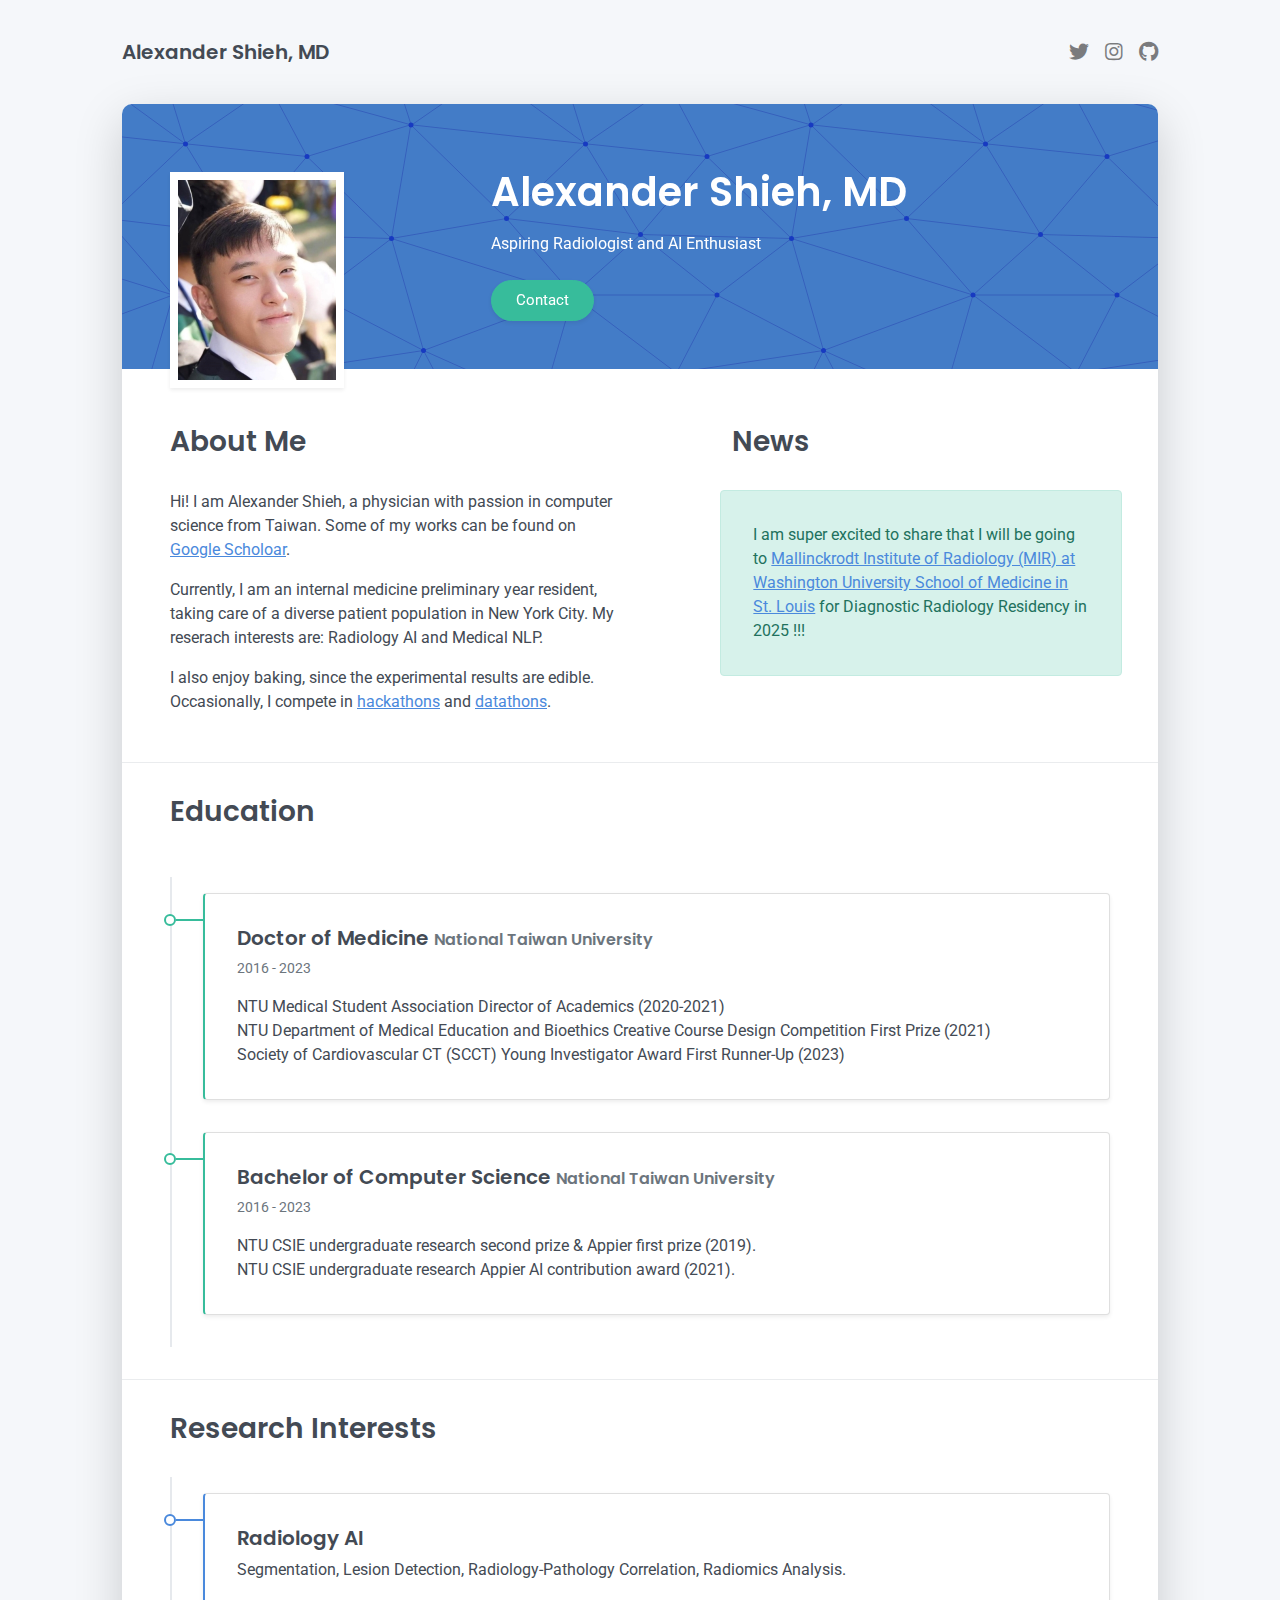
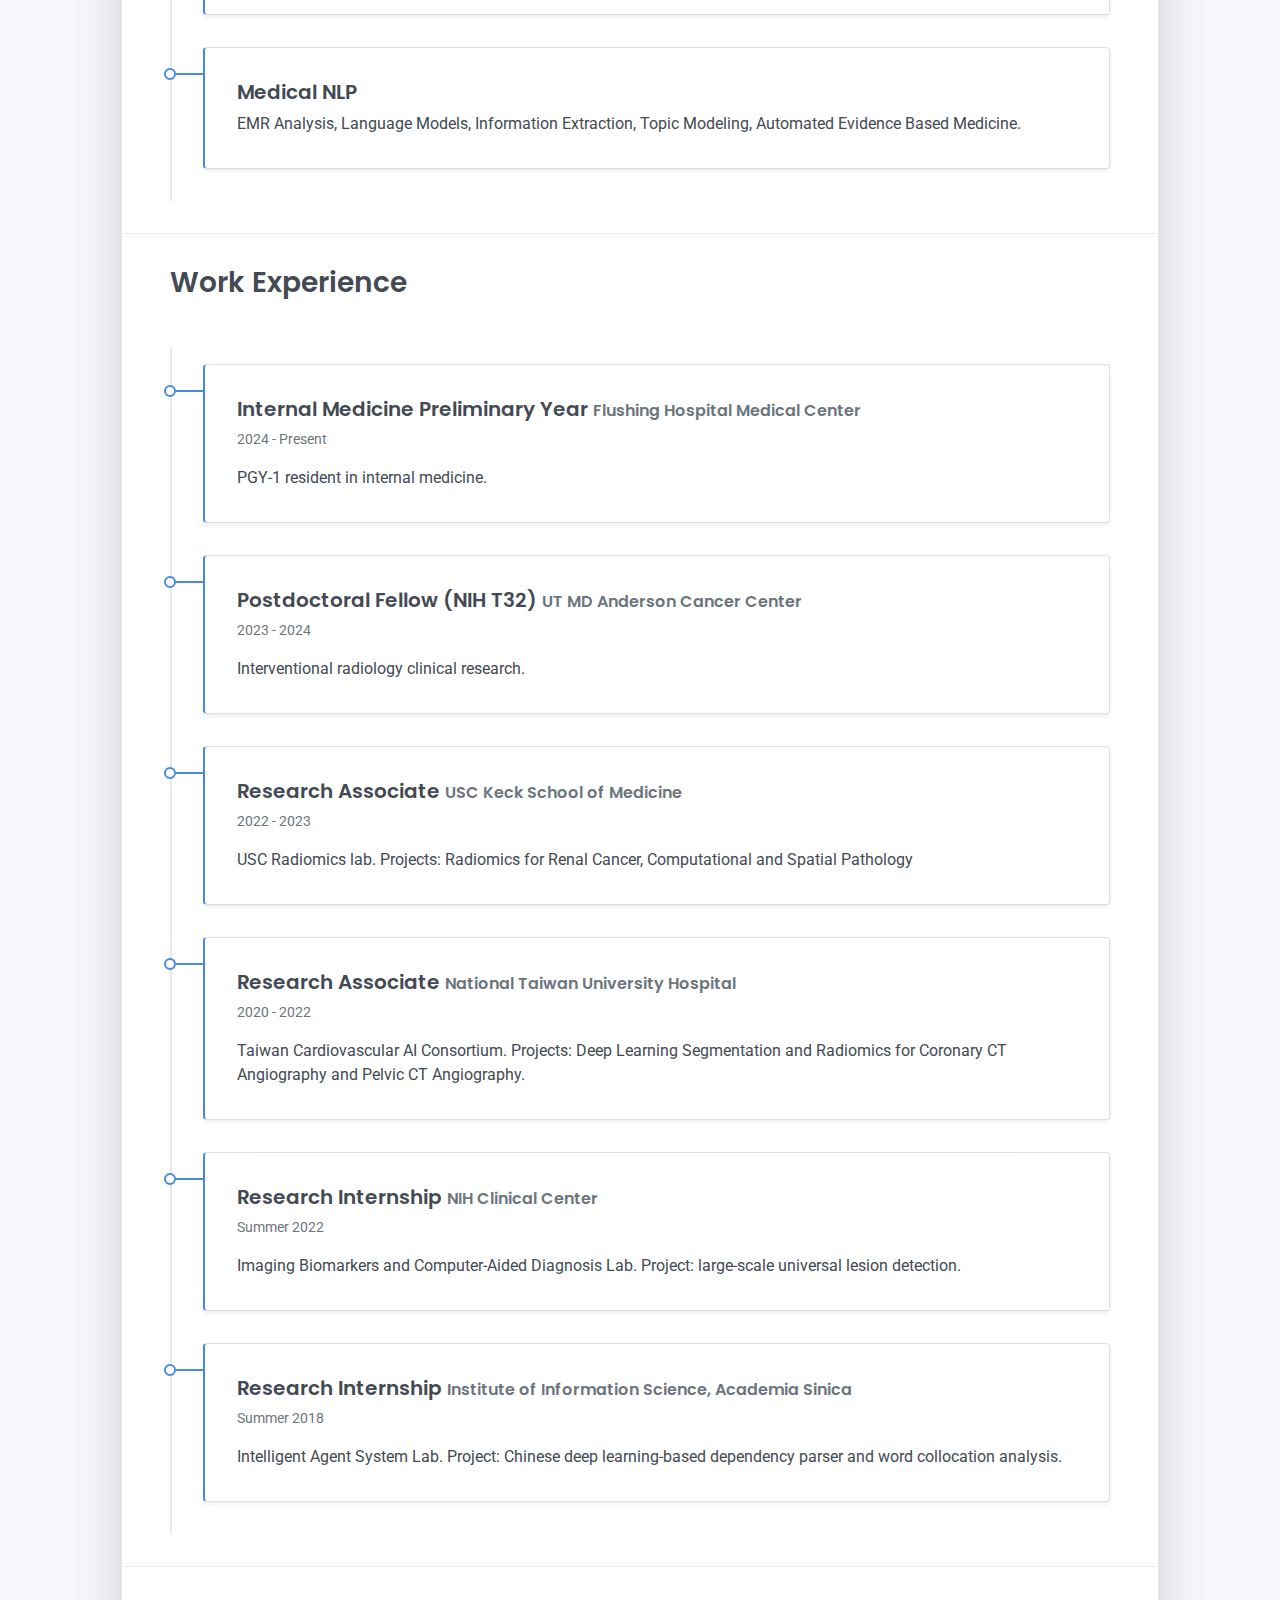
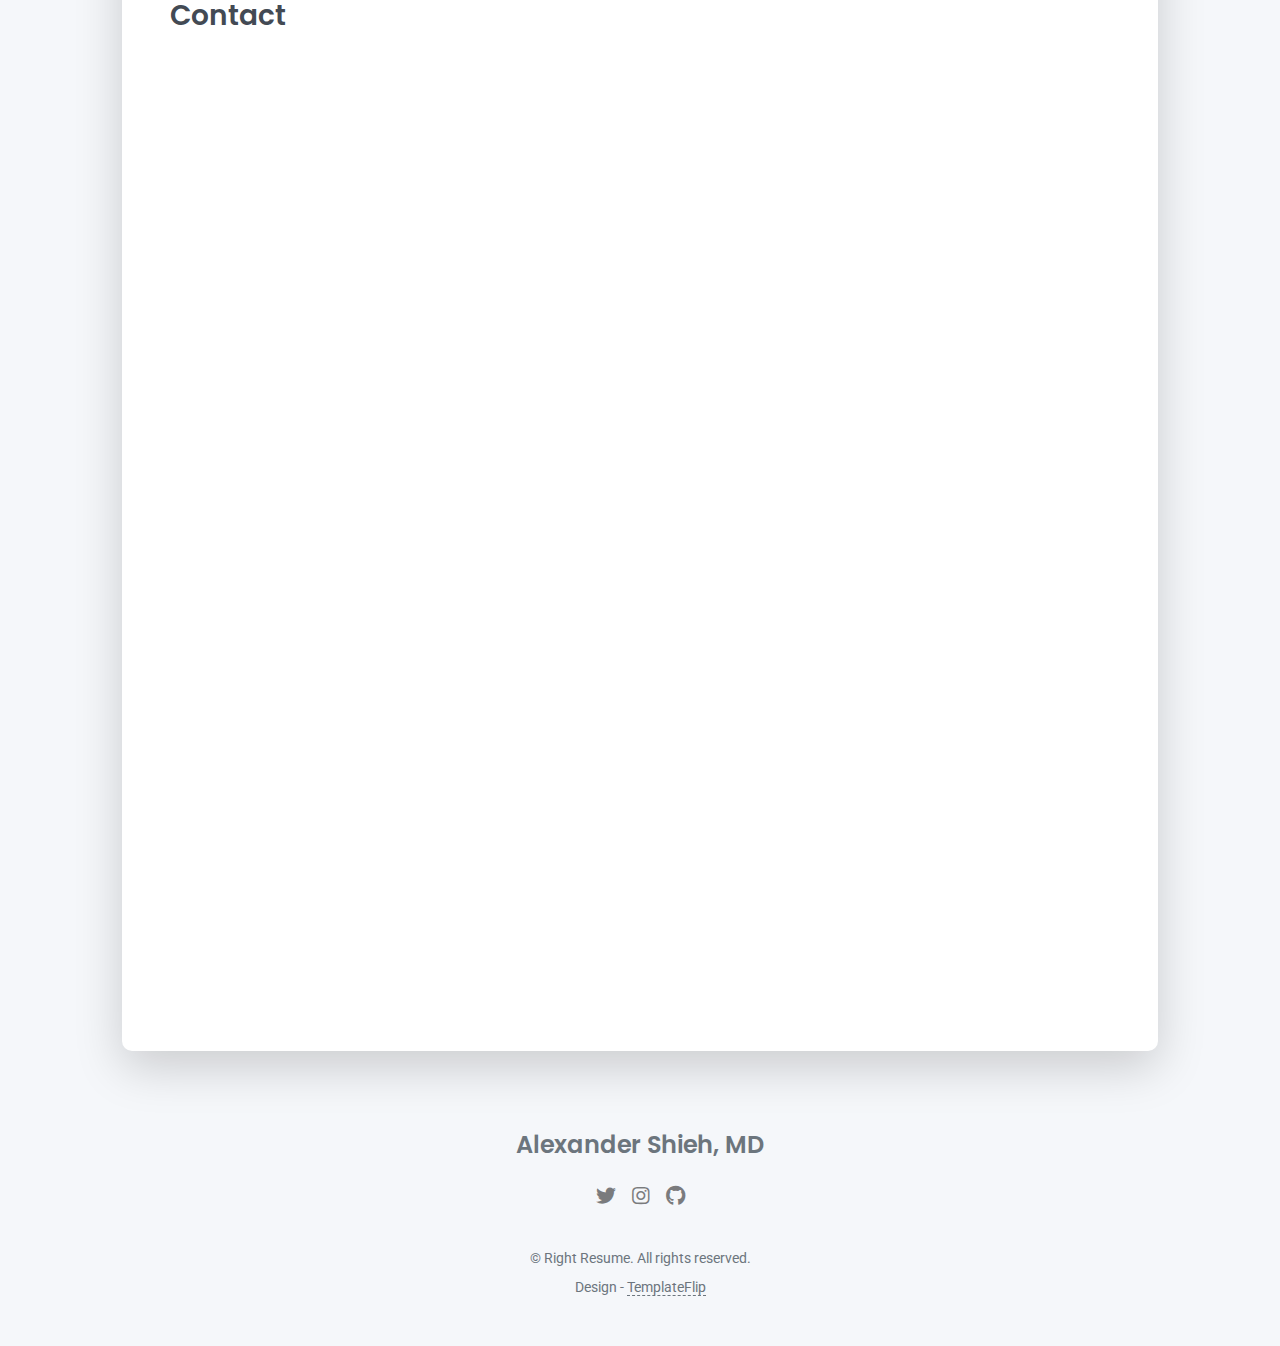
<file: index.html>
<!DOCTYPE html>
<html lang="en-US">
  <head>
    <meta charset="UTF-8">
    <meta http-equiv="X-UA-Compatible" content="IE=edge">
    <meta name="viewport" content="width=device-width, initial-scale=1">
    <title>Alexander Shieh, MD</title>
    <link rel="icon" type="image/x-icon" href="favicon.ico"/>
    <link rel="preconnect" href="https://fonts.gstatic.com" crossorigin="crossorigin"/>
    <link rel="preload" as="style" href="https://fonts.googleapis.com/css2?family=Poppins:wght@600&amp;family=Roboto:wght@300;400;500;700&amp;display=swap"/>
    <link rel="stylesheet" href="https://fonts.googleapis.com/css2?family=Poppins:wght@600&amp;family=Roboto:wght@300;400;500;700&amp;display=swap" media="print" onload="this.media='all'"/>
    <noscript>
      <link rel="stylesheet" href="https://fonts.googleapis.com/css2?family=Poppins:wght@600&amp;family=Roboto:wght@300;400;500;700&amp;display=swap"/>
    </noscript>
    <link href="css/font-awesome/css/all.min.css?ver=1.2.0" rel="stylesheet">
    <link href="css/bootstrap.min.css?ver=1.2.0" rel="stylesheet">
    <link href="css/aos.css?ver=1.2.0" rel="stylesheet">
    <link href="css/main.css?ver=1.2.0" rel="stylesheet">
    <noscript>
      <style type="text/css">
        [data-aos] {
            opacity: 1 !important;
            transform: translate(0) scale(1) !important;
        }
      </style>
    </noscript>
  </head>
  <body id="top">
    <header class="d-print-none">
      <div class="container text-center text-lg-left">
        <div class="py-3 clearfix">
          <h1 class="site-title mb-0">Alexander Shieh, MD</h1>
          <div class="site-nav">
            <nav role="navigation">
              <ul class="nav justify-content-center">
                <li class="nav-item"><a class="nav-link" href="https://twitter.com/teweishieh" title="Twitter"><i class="fab fa-twitter"></i><span class="menu-title sr-only">Twitter</span></a>
                </li>
                <!-- <li class="nav-item"><a class="nav-link" href="https://www.facebook.com/templateflip" title="Facebook"><i class="fab fa-facebook"></i><span class="menu-title sr-only">Facebook</span></a>
                </li> -->
                <li class="nav-item"><a class="nav-link" href="https://www.instagram.com/shiehmd" title="Instagram"><i class="fab fa-instagram"></i><span class="menu-title sr-only">Instagram</span></a>
                </li>
                <li class="nav-item"><a class="nav-link" href="https://github.com/shiehmd" title="Github"><i class="fab fa-github"></i><span class="menu-title sr-only">Github</span></a>
                </li>
              </ul>
            </nav>
          </div>
        </div>      
      </div>
    </header>
    <div class="page-content">
      <div class="container">
<div class="cover shadow-lg bg-white">
  <div class="cover-bg p-3 p-lg-4 text-white">
    <div class="row">
      <div class="col-lg-4 col-md-5">
        <div class="avatar hover-effect bg-white shadow-sm p-1"><img src="images/avatar.jpg" width="158" height="200"/></div>
      </div>
      <div class="col-lg-8 col-md-7 text-center text-md-start">
        <h2 class="h1 mt-2" data-aos="fade-left" data-aos-delay="0">Alexander Shieh, MD</h2>
        <p data-aos="fade-left" data-aos-delay="100">Aspiring Radiologist and AI Enthusiast</p>
        <div class="d-print-none" data-aos="fade-left" data-aos-delay="200"><a class="btn btn-success shadow-sm mt-1" href="#contact">Contact</a></div>
      <!-- <a class="btn btn-light text-dark shadow-sm mt-1 me-1" href="" target="_blank">Download CV</a> -->
      </div>
    </div>
  </div>
  <div class="about-section pt-4 px-3 px-lg-4 mt-1">
    <div class="row">
      <div class="col-md-6">
        <h2 class="h3 mb-3">About Me</h2>
        <p>Hi! I am Alexander Shieh, a physician with passion in computer science from Taiwan. Some of my works can be found on <a href="https://scholar.google.com/citations?user=HOygwdwAAAAJ&hl=en">Google Scholoar</a>. </p> 
        <p>Currently, I am an internal medicine preliminary year resident, taking care of a diverse patient population in New York City. My reserach interests are: Radiology AI and Medical NLP.</p>
        <p>I also enjoy baking, since the experimental results are edible. Occasionally, I compete in <a href="https://medium.com/hspectrum/h-spectrum-%E7%AC%AC%E4%B8%89%E5%B1%86-demo-day-%E6%9A%A8%E7%B5%90%E6%A5%AD%E5%BC%8F-%E5%8B%99%E5%AF%A6%E5%89%B5%E6%A5%AD-%E6%8E%A5%E8%BB%8C%E5%9C%8B%E9%9A%9B-%E8%8E%AB%E5%BF%98%E5%88%9D%E8%A1%B7-2fd57c17199c">hackathons</a> and <a href="https://www.linkedin.com/feed/update/urn:li:activity:7099547978805252096/">datathons</a>. </p>
      </div>
      <div class="col-md-5 offset-md-1">
        <h2 class="h3 mb-3">News</h2>
        <div class="row mt-2">
          <div class="alert alert-success" role="alert">
            I am super excited to share that I will be going to <a href="https://www.mir.wustl.edu/match-day-2024/">Mallinckrodt Institute of Radiology (MIR) at Washington University School of Medicine in St. Louis</a> for Diagnostic Radiology Residency in 2025 !!!
          </div>  
        </div>
      </div>
    </div>
  </div>

  <hr class="d-print-none"/>
  <div class="page-break"></div>

  <div class="education-section px-3 px-lg-4">
    <h2 class="h3 mb-4">Education</h2>
    <div class="timeline">
      <div class="timeline-card timeline-card-success card shadow-sm">
        <div class="card-body">
          <div class="h5 mb-1">Doctor of Medicine <span class="text-muted h6"> National Taiwan University</span></div>
          <div class="text-muted text-small mb-2">2016 - 2023</div>
          <div>NTU Medical Student Association Director of Academics (2020-2021)<br/> NTU Department of Medical Education and Bioethics Creative Course Design Competition First Prize (2021)<br/> Society of Cardiovascular CT (SCCT) Young Investigator Award First Runner-Up (2023)</div>
        </div>
      </div>
      <div class="timeline-card timeline-card-success card shadow-sm">
        <div class="card-body">
          <div class="h5 mb-1">Bachelor of Computer Science <span class="text-muted h6"> National Taiwan University</span></div>
          <div class="text-muted text-small mb-2">2016 - 2023</div>
          <div>NTU CSIE undergraduate research second prize & Appier first prize (2019). <br/> NTU CSIE undergraduate research Appier AI contribution award (2021).</div>
        </div>
      </div>
    </div>
  </div>

  <hr class="d-print-none"/>
  <div class="page-break"></div>

  <div class="skills-section px-3 px-lg-4">
    <h2 class="h3 mb-3">Research Interests</h2>
    <div class="timeline">
      <div class="timeline-card timeline-card-primary card shadow-sm">
        <div class="card-body">
          <div class="h5 mb-1">Radiology AI <span class="text-muted h6"> </span></div>
          <div>Segmentation, Lesion Detection, Radiology-Pathology Correlation, Radiomics Analysis.</div>
        </div>
      </div>
      <div class="timeline-card timeline-card-primary card shadow-sm">
        <div class="card-body">
          <div class="h5 mb-1">Medical NLP <span class="text-muted h6"> </span></div>
          <div>EMR Analysis, Language Models, Information Extraction, Topic Modeling, Automated Evidence Based Medicine.</div>
        </div>
      </div>
    </div>
  </div>
  
  <hr class="d-print-none"/>
  <div class="page-break"></div>

  <div class="work-experience-section px-3 px-lg-4">
    <h2 class="h3 mb-4">Work Experience</h2>
    <div class="timeline">
      <div class="timeline-card timeline-card-primary card shadow-sm">
        <div class="card-body">
          <div class="h5 mb-1">Internal Medicine Preliminary Year <span class="text-muted h6">Flushing Hospital Medical Center</span></div>
          <div class="text-muted text-small mb-2"> 2024 - Present</div>
          <div>PGY-1 resident in internal medicine.</div>
        </div>
      </div>
      <div class="timeline-card timeline-card-primary card shadow-sm">
        <div class="card-body">
          <div class="h5 mb-1">Postdoctoral Fellow (NIH T32) <span class="text-muted h6">UT MD Anderson Cancer Center</span></div>
          <div class="text-muted text-small mb-2"> 2023 - 2024</div>
          <div>Interventional radiology clinical research.</div>
        </div>
      </div>
      <div class="timeline-card timeline-card-primary card shadow-sm">
        <div class="card-body">
          <div class="h5 mb-1">Research Associate <span class="text-muted h6"> USC Keck School of Medicine</span></div>
          <div class="text-muted text-small mb-2"> 2022 - 2023</div>
          <div>USC Radiomics lab. Projects: Radiomics for Renal Cancer, Computational and Spatial Pathology</div>
        </div>
      </div>
      <div class="timeline-card timeline-card-primary card shadow-sm">
        <div class="card-body">
          <div class="h5 mb-1">Research Associate <span class="text-muted h6"> National Taiwan University Hospital</span></div>
          <div class="text-muted text-small mb-2"> 2020 - 2022</div>
          <div>Taiwan Cardiovascular AI Consortium. Projects: Deep Learning Segmentation and Radiomics for Coronary CT Angiography and Pelvic CT Angiography. </div>
        </div>
      </div>
      <div class="timeline-card timeline-card-primary card shadow-sm">
        <div class="card-body">
          <div class="h5 mb-1">Research Internship <span class="text-muted h6"> NIH Clinical Center</span></div>
          <div class="text-muted text-small mb-2"> Summer 2022</div>
          <div>Imaging Biomarkers and Computer-Aided Diagnosis Lab. Project: large-scale universal lesion detection.</div>
        </div>
      </div>
      <div class="timeline-card timeline-card-primary card shadow-sm">
        <div class="card-body">
          <div class="h5 mb-1">Research Internship <span class="text-muted h6"> Institute of Information Science, Academia Sinica</span></div>
          <div class="text-muted text-small mb-2"> Summer 2018</div>
          <div>Intelligent Agent System Lab. Project: Chinese deep learning-based dependency parser and word collocation analysis.</div>
        </div>
      </div>
    </div>
  </div>
  
  <hr class="d-print-none"/>
  <div class="page-break"></div>
  
  <div class="contant-section px-3 px-lg-4 pb-4" id="contact">
    <h2 class="h3 text mb-3">Contact</h2>
    <div class="row">
      <div class="col-md-12 d-print-none">
        <div class="my-2">
          <iframe src="https://docs.google.com/forms/d/e/1FAIpQLScxiwz_8pfMb5xhi6vtOjo7yUaok8q3Q_PAItHNAJgIfEaOlQ/viewform?embedded=true" width="100%" height="900" frameborder="0" marginheight="0" marginwidth="0">載入中…</iframe>
          <!-- <form action="https://formspree.io/your@email.com"
    method="POST">
  <div class="row">
    <div class="col-6">
      <input class="form-control" type="text" id="name" name="name" placeholder="Your Name" required>
    </div>
    <div class="col-6">
      <input class="form-control" type="email" id="email" name="_replyto" placeholder="Your E-mail" required>
    </div>
  </div>
  <div class="form-group my-2">
    <textarea class="form-control" style="resize: none;" id="message" name="message" rows="4"  placeholder="Your Message" required></textarea>
  </div>
  <button class="btn btn-primary mt-2" type="submit">Send</button>
</form> -->
        </div>
      </div>
      <!-- <div class="col">
        <div class="mt-2">
          <h3 class="h6">Address</h3>
          <div class="pb-2 text-secondary">No. 1, Section 1, Ren Ai Rd, Zhong Zheng District, Taipei City, 100</div>
          <h3 class="h6">Phone</h3>
          <div class="pb-2 text-secondary">   </div>
          <h3 class="h6">Email</h3>
          <div class="pb-2 text-secondary">b05401009@ntu.edu.tw</div>
        </div>
      </div> -->
      <div class="col d-none d-print-block">
        <div class="mt-2">
          <div>
            <div class="mb-2">
              <div class="text-dark"><i class="fab fa-twitter mr-1"></i><span>https://twitter.com/templateflip</span>
              </div>
            </div>
            <div class="mb-2">
              <div class="text-dark"><i class="fab fa-facebook mr-1"></i><span>https://www.facebook.com/templateflip</span>
              </div>
            </div>
            <div class="mb-2">
              <div class="text-dark"><i class="fab fa-instagram mr-1"></i><span>https://www.instagram.com/templateflip</span>
              </div>
            </div>
            <div class="mb-2">
              <div class="text-dark"><i class="fab fa-github mr-1"></i><span>https://github.com/templateflip</span>
              </div>
            </div>
          </div>
        </div>
      </div>
    </div>
  </div>
</div></div>
    </div>
    <footer class="pt-4 pb-4 text-muted text-center d-print-none">
      <div class="container">
        <div class="my-3">
          <div class="h4">Alexander Shieh, MD</div>
          <div class="footer-nav">
            <nav role="navigation">
              <ul class="nav justify-content-center">
                <li class="nav-item"><a class="nav-link" href="https://twitter.com/teweishieh" title="Twitter"><i class="fab fa-twitter"></i><span class="menu-title sr-only">Twitter</span></a>
                </li>
                
                <li class="nav-item"><a class="nav-link" href="https://www.instagram.com/shiehmd" title="Instagram"><i class="fab fa-instagram"></i><span class="menu-title sr-only">Instagram</span></a>
                </li>
                <li class="nav-item"><a class="nav-link" href="https://github.com/shiehmd" title="Github"><i class="fab fa-github"></i><span class="menu-title sr-only">Github</span></a>
                </li>
              </ul>
            </nav>
          </div>
        </div>
        <div class="text-small">
          <div class="mb-1">&copy; Right Resume. All rights reserved.</div>
          <div>Design - <a href="https://templateflip.com/" target="_blank">TemplateFlip</a></div>
        </div>
      </div>
    </footer>
    <script src="scripts/bootstrap.bundle.min.js?ver=1.2.0"></script>
    <script src="scripts/aos.js?ver=1.2.0"></script>
    <script src="scripts/main.js?ver=1.2.0"></script>
  </body>
</html>
</file>
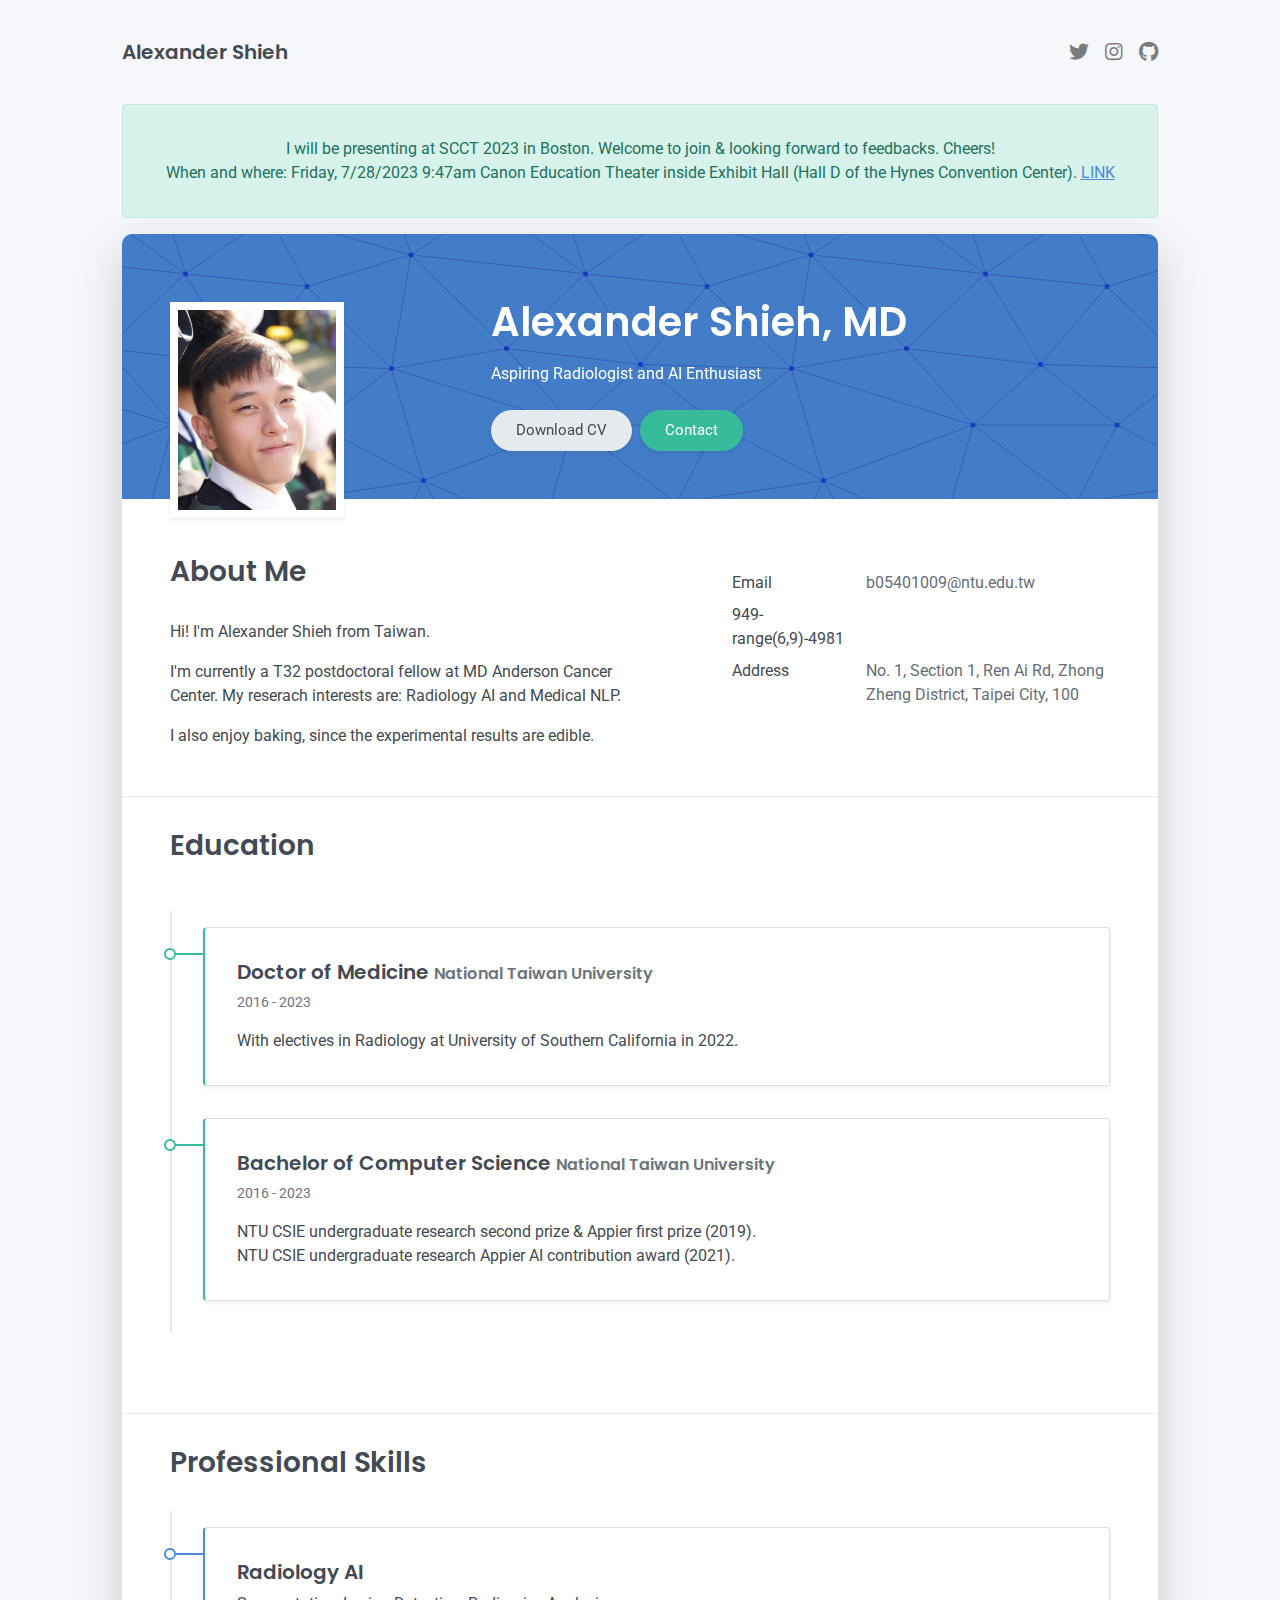
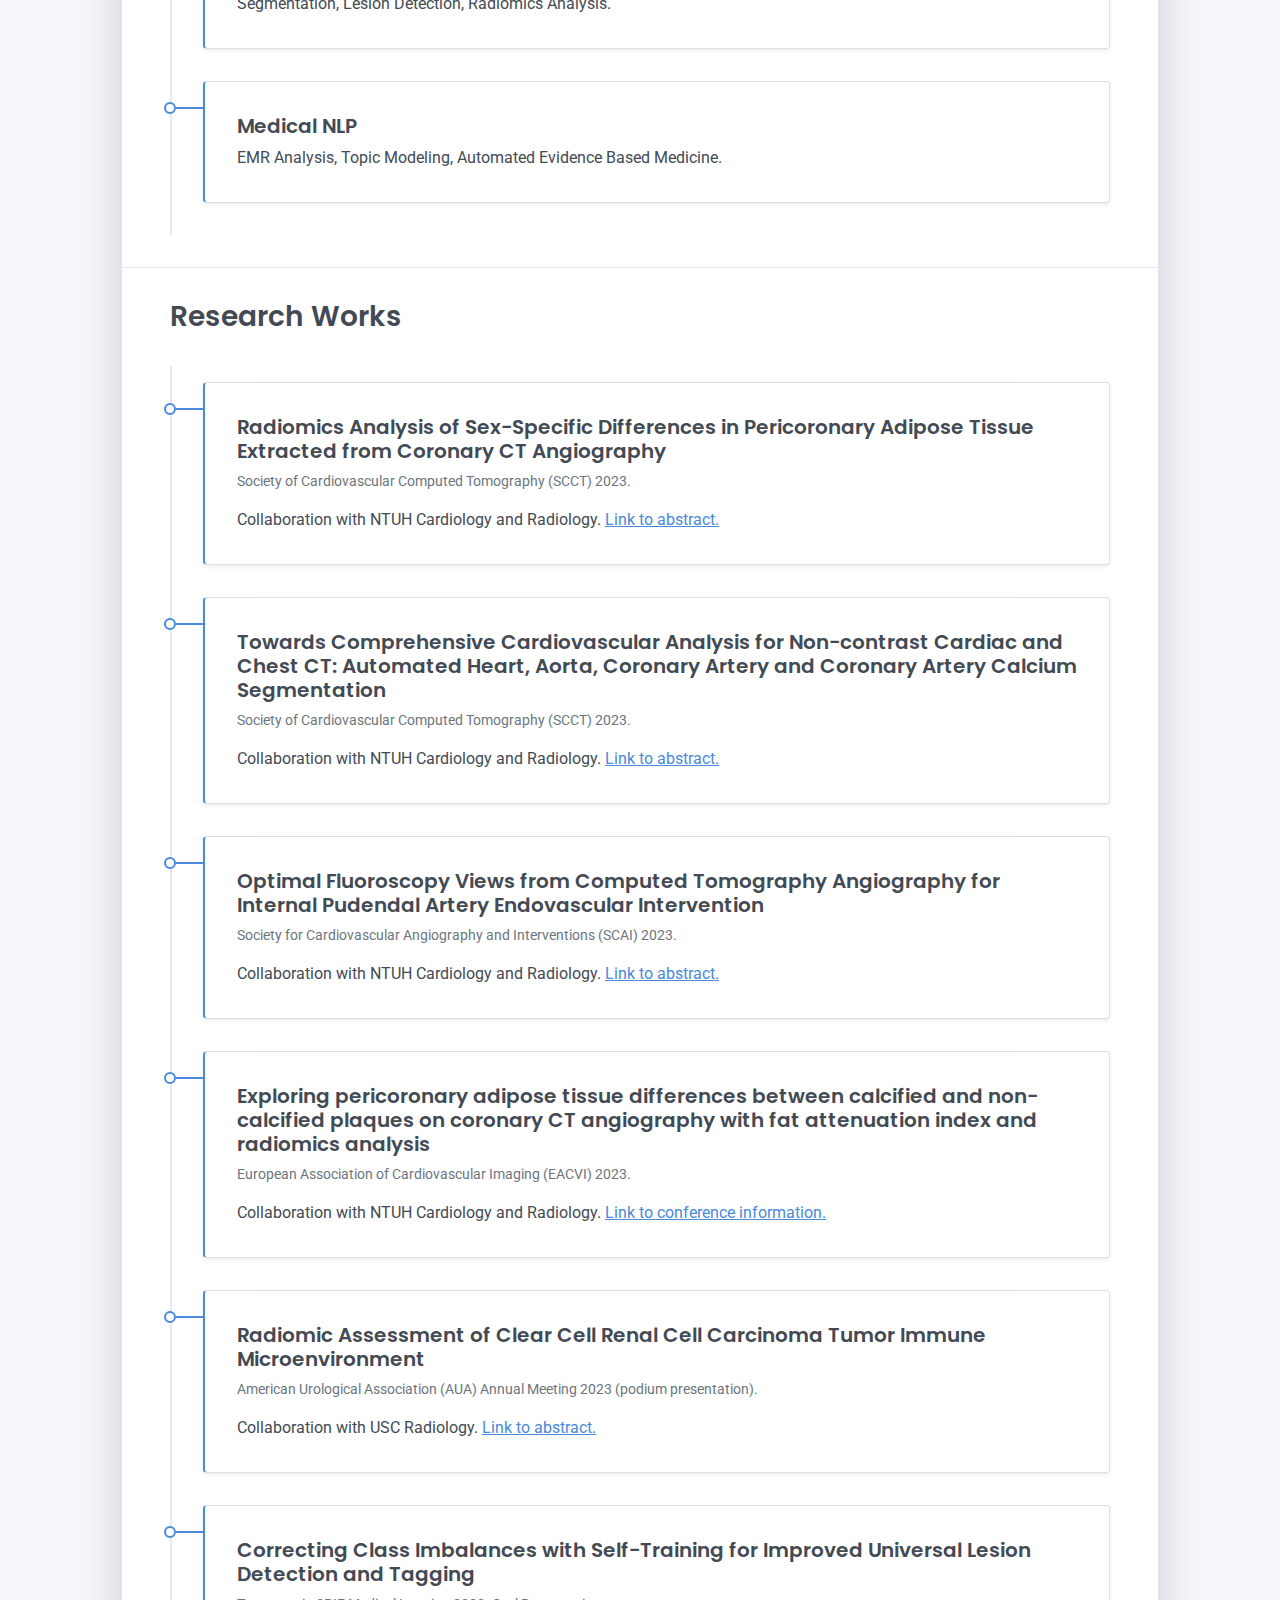
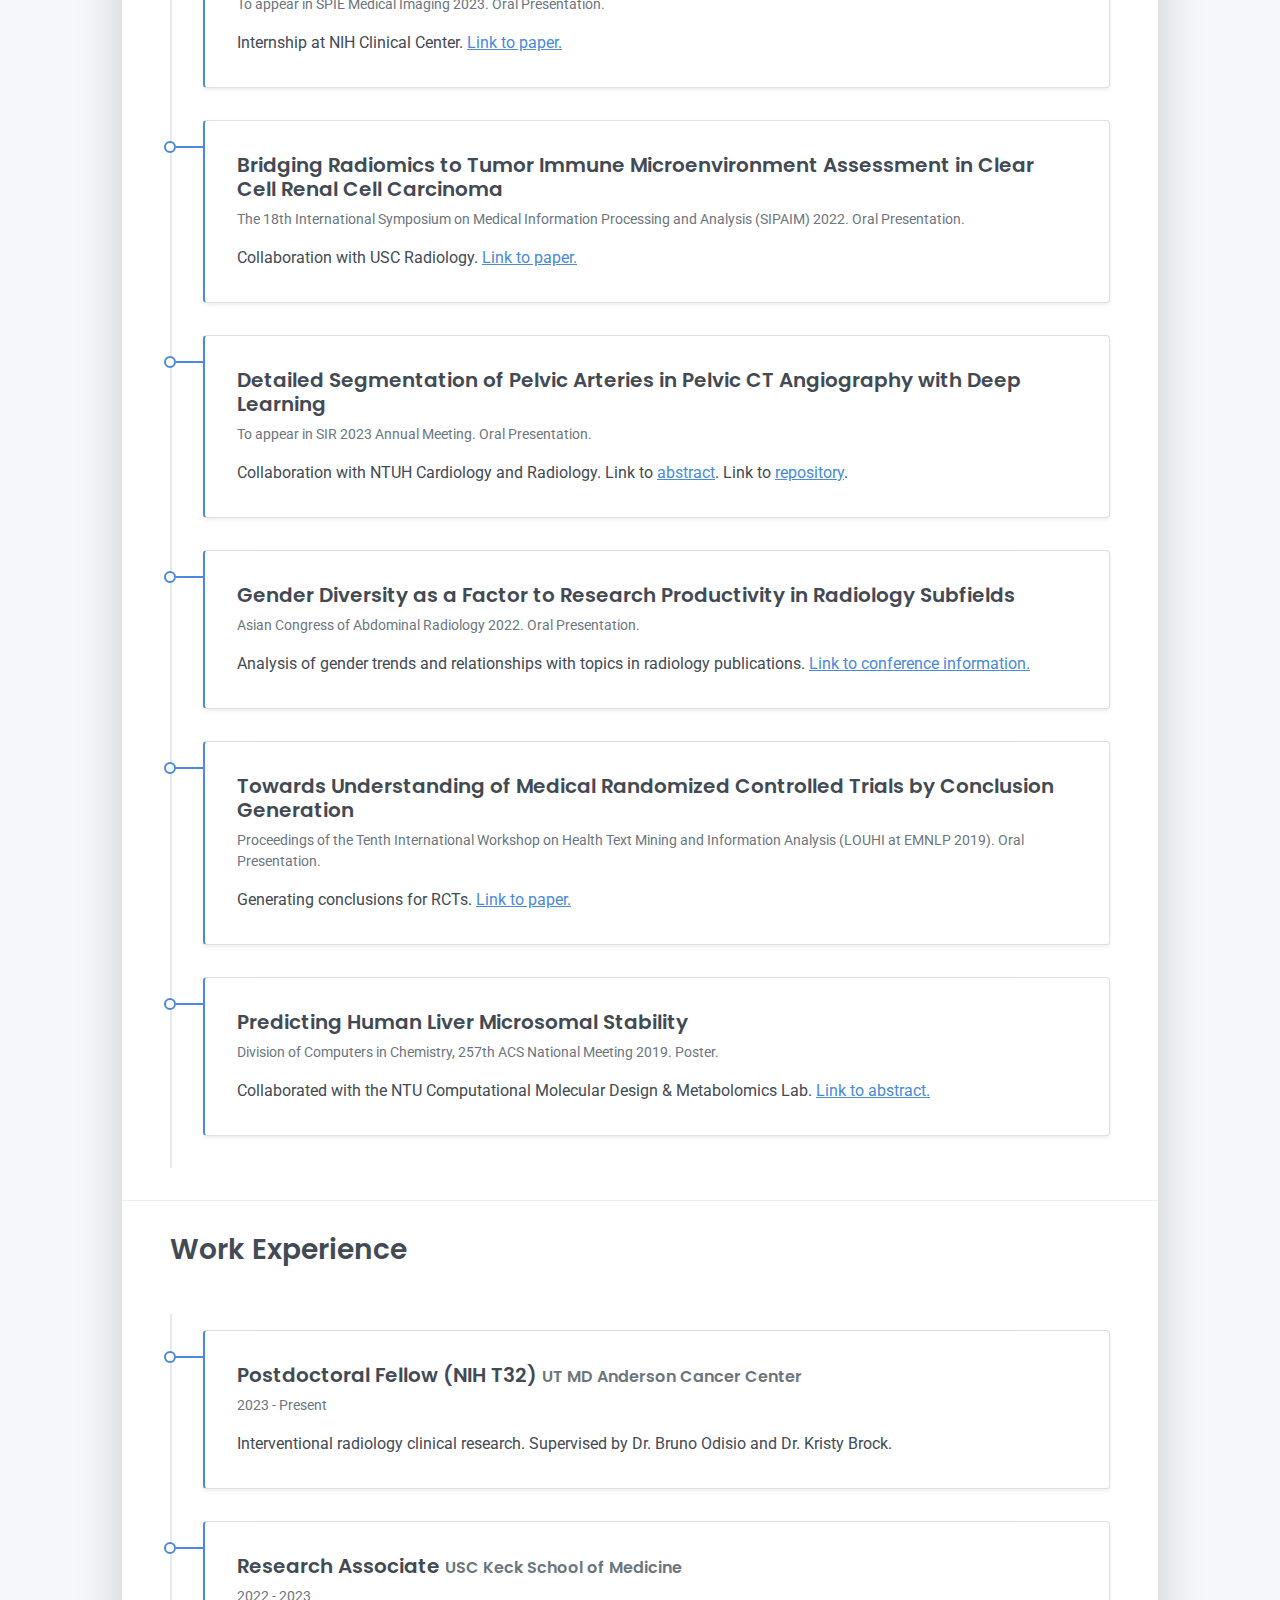
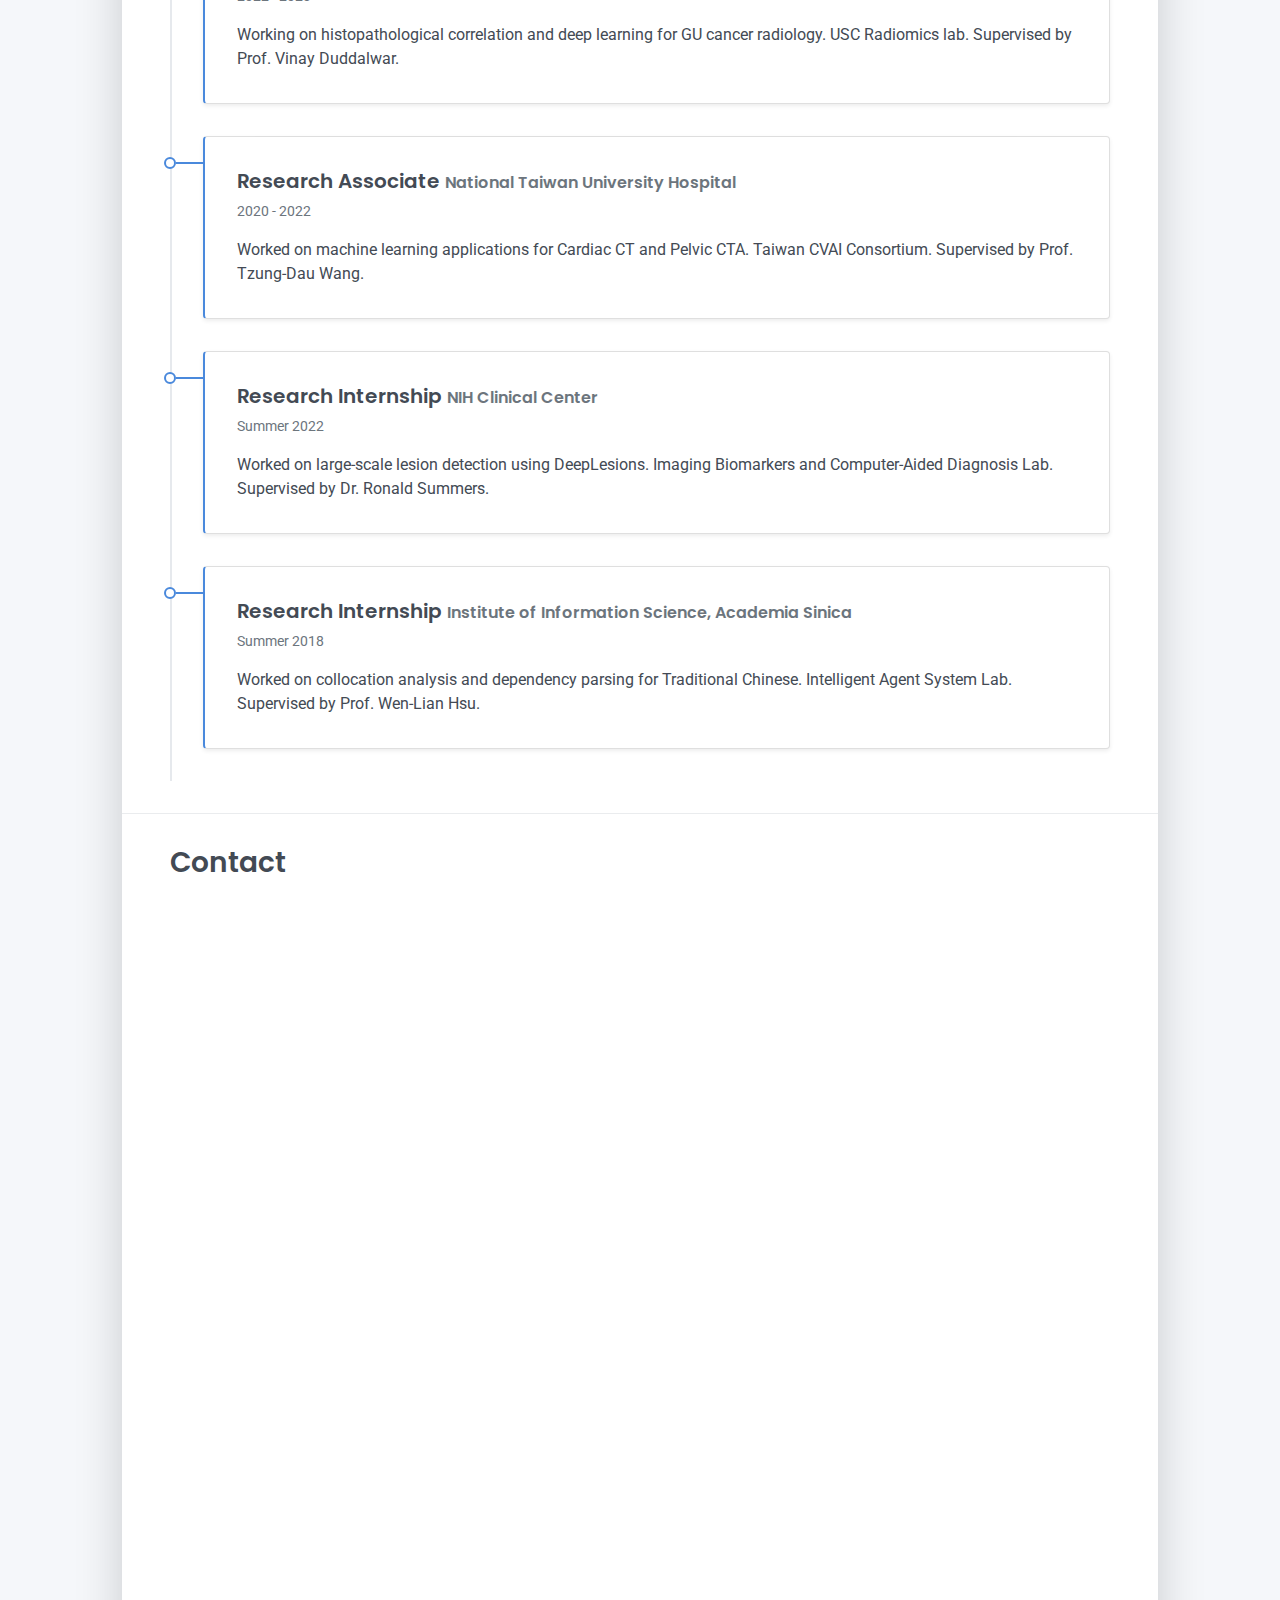
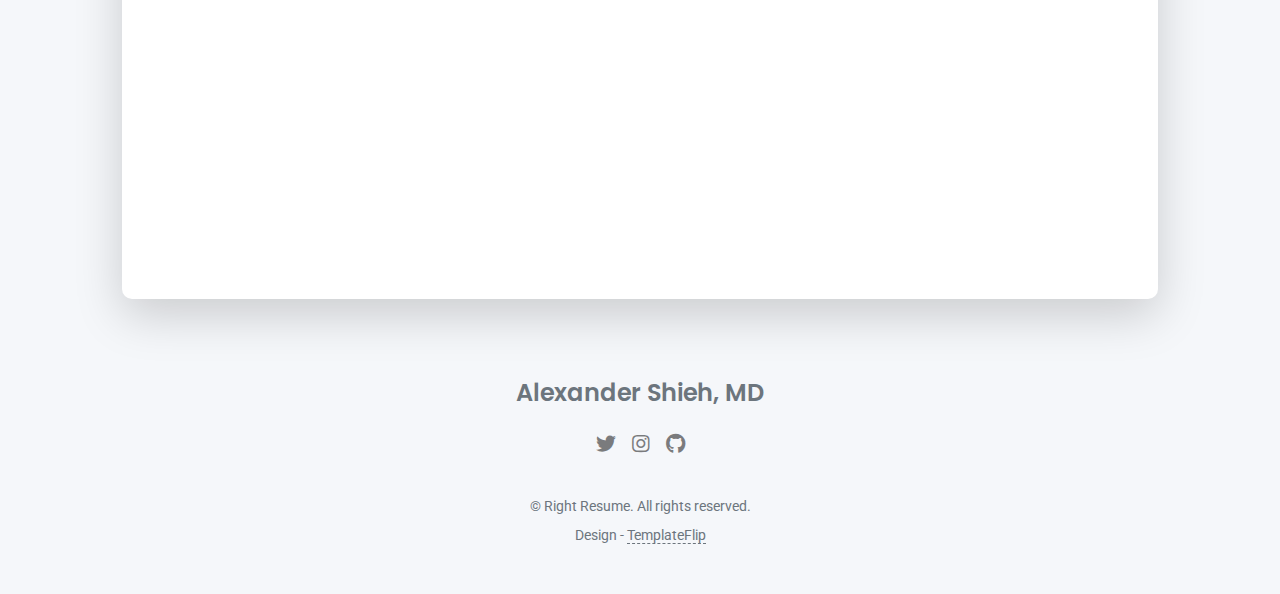
<file: old_site/index.html>
<!DOCTYPE html>
<html lang="en-US">
  <head>
    <meta charset="UTF-8">
    <meta http-equiv="X-UA-Compatible" content="IE=edge">
    <meta name="viewport" content="width=device-width, initial-scale=1">
    <title>Alexander Shieh, MD</title>
    <link rel="icon" type="image/x-icon" href="favicon.ico"/>
    <link rel="preconnect" href="https://fonts.gstatic.com" crossorigin="crossorigin"/>
    <link rel="preload" as="style" href="https://fonts.googleapis.com/css2?family=Poppins:wght@600&amp;family=Roboto:wght@300;400;500;700&amp;display=swap"/>
    <link rel="stylesheet" href="https://fonts.googleapis.com/css2?family=Poppins:wght@600&amp;family=Roboto:wght@300;400;500;700&amp;display=swap" media="print" onload="this.media='all'"/>
    <noscript>
      <link rel="stylesheet" href="https://fonts.googleapis.com/css2?family=Poppins:wght@600&amp;family=Roboto:wght@300;400;500;700&amp;display=swap"/>
    </noscript>
    <link href="css/font-awesome/css/all.min.css?ver=1.2.0" rel="stylesheet">
    <link href="css/bootstrap.min.css?ver=1.2.0" rel="stylesheet">
    <link href="css/aos.css?ver=1.2.0" rel="stylesheet">
    <link href="css/main.css?ver=1.2.0" rel="stylesheet">
    <noscript>
      <style type="text/css">
        [data-aos] {
            opacity: 1 !important;
            transform: translate(0) scale(1) !important;
        }
      </style>
    </noscript>
  </head>
  <body id="top">
    <header class="d-print-none">
      <div class="container text-center text-lg-left">
        <div class="py-3 clearfix">
          <h1 class="site-title mb-0">Alexander Shieh</h1>
          <div class="site-nav">
            <nav role="navigation">
              <ul class="nav justify-content-center">
                <li class="nav-item"><a class="nav-link" href="https://twitter.com/teweishieh" title="Twitter"><i class="fab fa-twitter"></i><span class="menu-title sr-only">Twitter</span></a>
                </li>
                <!-- <li class="nav-item"><a class="nav-link" href="https://www.facebook.com/templateflip" title="Facebook"><i class="fab fa-facebook"></i><span class="menu-title sr-only">Facebook</span></a>
                </li> -->
                <li class="nav-item"><a class="nav-link" href="https://www.instagram.com/shiehmd" title="Instagram"><i class="fab fa-instagram"></i><span class="menu-title sr-only">Instagram</span></a>
                </li>
                <li class="nav-item"><a class="nav-link" href="https://github.com/shiehmd" title="Github"><i class="fab fa-github"></i><span class="menu-title sr-only">Github</span></a>
                </li>
              </ul>
            </nav>
          </div>
        </div>
        <div class="alert alert-success" role="alert">
          I will be presenting at SCCT 2023 in Boston. Welcome to join & looking forward to feedbacks. Cheers! <br /> 
          When and where: Friday, 7/28/2023 9:47am Canon Education Theater inside Exhibit Hall (Hall D of the Hynes Convention Center). <a href="https://scct.org/page/SCCT2023Program">LINK</a>
        </div>        
      </div>
    </header>
    <div class="page-content">
      <div class="container">
<div class="cover shadow-lg bg-white">
  <div class="cover-bg p-3 p-lg-4 text-white">
    <div class="row">
      <div class="col-lg-4 col-md-5">
        <div class="avatar hover-effect bg-white shadow-sm p-1"><img src="images/avatar.jpg" width="158" height="200"/></div>
      </div>
      <div class="col-lg-8 col-md-7 text-center text-md-start">
        <h2 class="h1 mt-2" data-aos="fade-left" data-aos-delay="0">Alexander Shieh, MD</h2>
        <p data-aos="fade-left" data-aos-delay="100">Aspiring Radiologist and AI Enthusiast</p>
        <div class="d-print-none" data-aos="fade-left" data-aos-delay="200"><a class="btn btn-light text-dark shadow-sm mt-1 me-1" href="https://drive.google.com/file/d/1T7f_Im32HNmeXXTJfCtG2ItEE-HujNPD/view?usp=sharing" target="_blank">Download CV</a><a class="btn btn-success shadow-sm mt-1" href="#contact">Contact</a></div>
      </div>
    </div>
  </div>
  <div class="about-section pt-4 px-3 px-lg-4 mt-1">
    <div class="row">
      <div class="col-md-6">
        <h2 class="h3 mb-3">About Me</h2>
        <p>Hi! I'm Alexander Shieh from Taiwan. </p> 
        <p>I'm currently a T32 postdoctoral fellow at MD Anderson Cancer Center. My reserach interests are: Radiology AI and Medical NLP.</p>
        <p>I also enjoy baking, since the experimental results are edible. </p>
      </div>
      <div class="col-md-5 offset-md-1">
        <div class="row mt-2">
          <div class="col-sm-4">
            <div class="pb-1">Email</div>
          </div>
          <div class="col-sm-8">
            <div class="pb-1 text-secondary">b05401009@ntu.edu.tw</div>
          </div>
          <div class="col-sm-4">
            <div class="pb-1">949-range(6,9)-4981</div>
          </div>
          <div class="col-sm-8">
            <div class="pb-1 text-secondary">  </div>
          </div>
          <div class="col-sm-4">
            <div class="pb-1">Address</div>
          </div>
          <div class="col-sm-8">
            <div class="pb-1 text-secondary">No. 1, Section 1, Ren Ai Rd, Zhong Zheng District, Taipei City, 100</div>
          </div>
        </div>
      </div>
    </div>
  </div>
  <hr class="d-print-none"/>
  <div class="page-break"></div>
  <div class="education-section px-3 px-lg-4 pb-4">
    <h2 class="h3 mb-4">Education</h2>
    <div class="timeline">
      <div class="timeline-card timeline-card-success card shadow-sm">
        <div class="card-body">
          <div class="h5 mb-1">Doctor of Medicine <span class="text-muted h6"> National Taiwan University</span></div>
          <div class="text-muted text-small mb-2">2016 - 2023</div>
          <div> With electives in Radiology at University of Southern California in 2022.</div>
        </div>
      </div>
      <div class="timeline-card timeline-card-success card shadow-sm">
        <div class="card-body">
          <div class="h5 mb-1">Bachelor of Computer Science <span class="text-muted h6"> National Taiwan University</span></div>
          <div class="text-muted text-small mb-2">2016 - 2023</div>
          <div>NTU CSIE undergraduate research second prize & Appier first prize (2019). <br/> NTU CSIE undergraduate research Appier AI contribution award (2021).</div>
        </div>
      </div>
      <!-- <div class="timeline-card timeline-card-success card shadow-sm">
        <div class="card-body">
          <div class="h5 mb-1">Bachelor of Computer Science <span class="text-muted h6">from Regional College</span></div>
          <div class="text-muted text-small mb-2">2007 - 2011</div>
          <div>Override the digital divide with additional clickthroughs from DevOps. Nanotechnology immersion along the information highway will close the loop on focusing solely on the bottom line.</div>
        </div>
      </div>
      <div class="timeline-card timeline-card-success card shadow-sm">
        <div class="card-body">
          <div class="h5 mb-1">Science and Mathematics <span class="text-muted h6">from Mt. High Scool</span></div>
          <div class="text-muted text-small mb-2">1995 - 2007</div>
          <div>User generated content in real-time will have multiple touchpoints for offshoring. Organically grow the holistic world view of disruptive innovation via workplace diversity and empowerment.</div>
        </div>
      </div> -->
    </div>
  </div>
  <hr class="d-print-none"/>
  <div class="skills-section px-3 px-lg-4">
    <h2 class="h3 mb-3">Professional Skills</h2>
    <div class="timeline">
      <div class="timeline-card timeline-card-primary card shadow-sm">
        <div class="card-body">
          <div class="h5 mb-1">Radiology AI <span class="text-muted h6"> </span></div>
          <!-- <div class="text-muted text-small mb-2"> 2020 - Present</div> -->
          <div>Segmentation, Lesion Detection, Radiomics Analysis.</div>
        </div>
      </div>
      <div class="timeline-card timeline-card-primary card shadow-sm">
        <div class="card-body">
          <div class="h5 mb-1">Medical NLP <span class="text-muted h6"> </span></div>
          <!-- <div class="text-muted text-small mb-2"> Summer 2022</div> -->
          <div>EMR Analysis, Topic Modeling, Automated Evidence Based Medicine.</div>
        </div>
      </div>
    </div>
  </div>
  <hr class="d-print-none"/>
  <div class="skills-section px-3 px-lg-4">
    <h2 class="h3 mb-3">Research Works</h2>
    <div class="timeline">
      
      <div class="timeline-card timeline-card-primary card shadow-sm">
        <div class="card-body">
          <div class="h5 mb-1">Radiomics Analysis of Sex-Specific Differences in Pericoronary Adipose Tissue Extracted from Coronary CT Angiography <span class="text-muted h6"> </span></div>
          <div class="text-muted text-small mb-2"> Society of Cardiovascular Computed Tomography (SCCT) 2023.</div>
          <div>Collaboration with NTUH Cardiology and Radiology. <a href="https://www.journalofcardiovascularct.com/article/S1934-5925(23)00235-6/fulltext">Link to abstract.</a></div>
        </div>
      </div>

      <div class="timeline-card timeline-card-primary card shadow-sm">
        <div class="card-body">
          <div class="h5 mb-1">Towards Comprehensive Cardiovascular Analysis for Non-contrast Cardiac and Chest CT: Automated Heart, Aorta, Coronary Artery and Coronary Artery Calcium Segmentation <span class="text-muted h6"> </span></div>
          <div class="text-muted text-small mb-2"> Society of Cardiovascular Computed Tomography (SCCT) 2023.</div>
          <div>Collaboration with NTUH Cardiology and Radiology. <a href="https://www.journalofcardiovascularct.com/article/S1934-5925(23)00290-3/fulltext">Link to abstract.</a></div>
        </div>
      </div>

      <div class="timeline-card timeline-card-primary card shadow-sm">
        <div class="card-body">
          <div class="h5 mb-1">Optimal Fluoroscopy Views from Computed Tomography Angiography for Internal Pudendal Artery Endovascular Intervention <span class="text-muted h6"> </span></div>
          <div class="text-muted text-small mb-2"> Society for Cardiovascular Angiography and Interventions (SCAI) 2023.</div>
          <div>Collaboration with NTUH Cardiology and Radiology. <a href="https://www.jscai.org/article/S2772-9303(23)00395-2/fulltext">Link to abstract.</a></div>
        </div>
      </div>

      <div class="timeline-card timeline-card-primary card shadow-sm">
        <div class="card-body">
          <div class="h5 mb-1">Exploring pericoronary adipose tissue differences between calcified and non-calcified plaques on coronary CT angiography with fat attenuation index and radiomics analysis <span class="text-muted h6"> </span></div>
          <div class="text-muted text-small mb-2"> European Association of Cardiovascular Imaging (EACVI) 2023.</div>
          <div>Collaboration with NTUH Cardiology and Radiology. <a href="https://esc365.escardio.org/EACVI-Congress/sessions/7324">Link to conference information.</a></div>
        </div>
      </div>

      <div class="timeline-card timeline-card-primary card shadow-sm">
        <div class="card-body">
          <div class="h5 mb-1">Radiomic Assessment of Clear Cell Renal Cell Carcinoma Tumor Immune Microenvironment <span class="text-muted h6"> </span></div>
          <div class="text-muted text-small mb-2"> American Urological Association (AUA) Annual Meeting 2023 (podium presentation).</div>
          <div>Collaboration with USC Radiology. <a href="https://www.auajournals.org/doi/abs/10.1097/JU.0000000000003295.06">Link to abstract.</a></div>
        </div>
      </div>

      <div class="timeline-card timeline-card-primary card shadow-sm">
        <div class="card-body">
          <div class="h5 mb-1">Correcting Class Imbalances with Self-Training for Improved Universal Lesion Detection and Tagging <span class="text-muted h6"> </span></div>
          <div class="text-muted text-small mb-2"> To appear in SPIE Medical Imaging 2023. Oral Presentation.</div>
          <div>Internship at NIH Clinical Center. <a href="https://www.spiedigitallibrary.org/conference-proceedings-of-spie/12465/1246512/Correcting-class-imbalances-with-self-training-for-improved-universal-lesion/10.1117/12.2655267.short">Link to paper.</a></div>
        </div>
      </div>

      <div class="timeline-card timeline-card-primary card shadow-sm">
        <div class="card-body">
          <div class="h5 mb-1">Bridging Radiomics to Tumor Immune Microenvironment Assessment in Clear Cell Renal Cell Carcinoma <span class="text-muted h6"> </span></div>
          <div class="text-muted text-small mb-2"> The 18th International Symposium on Medical Information Processing and Analysis (SIPAIM) 2022. Oral Presentation.</div>
          <div>Collaboration with USC Radiology. <a href="https://www.spiedigitallibrary.org/conference-proceedings-of-spie/12567/1256703/Bridging-radiomics-to-tumor-immune-microenvironment-assessment-in-clear-cell/10.1117/12.2669717.short">Link to paper.</a></div>
        </div>
      </div>

      <div class="timeline-card timeline-card-primary card shadow-sm">
        <div class="card-body">
          <div class="h5 mb-1">Detailed Segmentation of Pelvic Arteries in Pelvic CT Angiography with Deep Learning <span class="text-muted h6"> </span></div>
          <div class="text-muted text-small mb-2"> To appear in SIR 2023 Annual Meeting. Oral Presentation.</div>
          <div>Collaboration with NTUH Cardiology and Radiology. Link to <a href="https://www.sciencedirect.com/science/article/pii/S1051044322016281">abstract</a>. Link to <a href="https://github.com/Taiwan-CVAI/Pelvic-CTA-MIScnn">repository</a>.</div>
        </div>
      </div>

      <div class="timeline-card timeline-card-primary card shadow-sm">
        <div class="card-body">
          <div class="h5 mb-1">Gender Diversity as a Factor to Research Productivity in Radiology Subfields <span class="text-muted h6"> </span></div>
          <div class="text-muted text-small mb-2"> Asian Congress of Abdominal Radiology 2022. Oral Presentation.</div>
          <div>Analysis of gender trends and relationships with topics in radiology publications. <a href="https://www.acar2022.org/en/program/congress">Link to conference information.</a></div>
        </div>
      </div>

      <div class="timeline-card timeline-card-primary card shadow-sm">
        <div class="card-body">
          <div class="h5 mb-1">Towards Understanding of Medical Randomized Controlled Trials by Conclusion Generation <span class="text-muted h6"> </span></div>
          <div class="text-muted text-small mb-2"> Proceedings of the Tenth International Workshop on Health Text Mining and Information Analysis (LOUHI at EMNLP 2019). Oral Presentation.</div>
          <div>Generating conclusions for RCTs. <a href="https://aclanthology.org/D19-6214/">Link to paper.</a></div>
        </div>
      </div>

      <div class="timeline-card timeline-card-primary card shadow-sm">
        <div class="card-body">
          <div class="h5 mb-1">Predicting Human Liver Microsomal Stability <span class="text-muted h6"> </span></div>
          <div class="text-muted text-small mb-2"> Division of Computers in Chemistry, 257th ACS National Meeting 2019. Poster.</div>
          <div>Collaborated with the NTU Computational Molecular Design & Metabolomics Lab. <a href="https://www.morressier.com/o/event/5fc642c603137aa525863c7c/article/5fc643a32d78d1fec4669f6b">Link to abstract.</a></div>
        </div>
      </div>

    </div>
  </div>
  <hr class="d-print-none"/>
  <div class="work-experience-section px-3 px-lg-4">
    <h2 class="h3 mb-4">Work Experience</h2>
    <div class="timeline">
      <div class="timeline-card timeline-card-primary card shadow-sm">
        <div class="card-body">
          <div class="h5 mb-1">Postdoctoral Fellow (NIH T32) <span class="text-muted h6">UT MD Anderson Cancer Center</span></div>
          <div class="text-muted text-small mb-2"> 2023 - Present</div>
          <div>Interventional radiology clinical research. Supervised by Dr. Bruno Odisio and Dr. Kristy Brock.</div>
        </div>
      </div>
      <div class="timeline-card timeline-card-primary card shadow-sm">
        <div class="card-body">
          <div class="h5 mb-1">Research Associate <span class="text-muted h6"> USC Keck School of Medicine</span></div>
          <div class="text-muted text-small mb-2"> 2022 - 2023</div>
          <div>Working on histopathological correlation and deep learning for GU cancer radiology. USC Radiomics lab. Supervised by Prof. Vinay Duddalwar.</div>
        </div>
      </div>
      <div class="timeline-card timeline-card-primary card shadow-sm">
        <div class="card-body">
          <div class="h5 mb-1">Research Associate <span class="text-muted h6"> National Taiwan University Hospital</span></div>
          <div class="text-muted text-small mb-2"> 2020 - 2022</div>
          <div>Worked on machine learning applications for Cardiac CT and Pelvic CTA. Taiwan CVAI Consortium. Supervised by Prof. Tzung-Dau Wang.</div>
        </div>
      </div>
      <div class="timeline-card timeline-card-primary card shadow-sm">
        <div class="card-body">
          <div class="h5 mb-1">Research Internship <span class="text-muted h6"> NIH Clinical Center</span></div>
          <div class="text-muted text-small mb-2"> Summer 2022</div>
          <div>Worked on large-scale lesion detection using DeepLesions. Imaging Biomarkers and Computer-Aided Diagnosis Lab. Supervised by Dr. Ronald Summers.</div>
        </div>
      </div>
      <div class="timeline-card timeline-card-primary card shadow-sm">
        <div class="card-body">
          <div class="h5 mb-1">Research Internship <span class="text-muted h6"> Institute of Information Science, Academia Sinica</span></div>
          <div class="text-muted text-small mb-2"> Summer 2018</div>
          <div>Worked on collocation analysis and dependency parsing for Traditional Chinese. Intelligent Agent System Lab. Supervised by Prof. Wen-Lian Hsu.</div>
        </div>
      </div>
    </div>
  </div>
  
  <hr class="d-print-none"/>
  <div class="page-break"></div>
  
  <div class="contant-section px-3 px-lg-4 pb-4" id="contact">
    <h2 class="h3 text mb-3">Contact</h2>
    <div class="row">
      <div class="col-md-12 d-print-none">
        <div class="my-2">
          <iframe src="https://docs.google.com/forms/d/e/1FAIpQLScxiwz_8pfMb5xhi6vtOjo7yUaok8q3Q_PAItHNAJgIfEaOlQ/viewform?embedded=true" width="100%" height="900" frameborder="0" marginheight="0" marginwidth="0">載入中…</iframe>
          <!-- <form action="https://formspree.io/your@email.com"
    method="POST">
  <div class="row">
    <div class="col-6">
      <input class="form-control" type="text" id="name" name="name" placeholder="Your Name" required>
    </div>
    <div class="col-6">
      <input class="form-control" type="email" id="email" name="_replyto" placeholder="Your E-mail" required>
    </div>
  </div>
  <div class="form-group my-2">
    <textarea class="form-control" style="resize: none;" id="message" name="message" rows="4"  placeholder="Your Message" required></textarea>
  </div>
  <button class="btn btn-primary mt-2" type="submit">Send</button>
</form> -->
        </div>
      </div>
      <!-- <div class="col">
        <div class="mt-2">
          <h3 class="h6">Address</h3>
          <div class="pb-2 text-secondary">No. 1, Section 1, Ren Ai Rd, Zhong Zheng District, Taipei City, 100</div>
          <h3 class="h6">Phone</h3>
          <div class="pb-2 text-secondary">   </div>
          <h3 class="h6">Email</h3>
          <div class="pb-2 text-secondary">b05401009@ntu.edu.tw</div>
        </div>
      </div> -->
      <div class="col d-none d-print-block">
        <div class="mt-2">
          <div>
            <div class="mb-2">
              <div class="text-dark"><i class="fab fa-twitter mr-1"></i><span>https://twitter.com/templateflip</span>
              </div>
            </div>
            <div class="mb-2">
              <div class="text-dark"><i class="fab fa-facebook mr-1"></i><span>https://www.facebook.com/templateflip</span>
              </div>
            </div>
            <div class="mb-2">
              <div class="text-dark"><i class="fab fa-instagram mr-1"></i><span>https://www.instagram.com/templateflip</span>
              </div>
            </div>
            <div class="mb-2">
              <div class="text-dark"><i class="fab fa-github mr-1"></i><span>https://github.com/templateflip</span>
              </div>
            </div>
          </div>
        </div>
      </div>
    </div>
  </div>
</div></div>
    </div>
    <footer class="pt-4 pb-4 text-muted text-center d-print-none">
      <div class="container">
        <div class="my-3">
          <div class="h4">Alexander Shieh, MD</div>
          <div class="footer-nav">
            <nav role="navigation">
              <ul class="nav justify-content-center">
                <li class="nav-item"><a class="nav-link" href="https://twitter.com/teweishieh" title="Twitter"><i class="fab fa-twitter"></i><span class="menu-title sr-only">Twitter</span></a>
                </li>
                
                <li class="nav-item"><a class="nav-link" href="https://www.instagram.com/shiehmd" title="Instagram"><i class="fab fa-instagram"></i><span class="menu-title sr-only">Instagram</span></a>
                </li>
                <li class="nav-item"><a class="nav-link" href="https://github.com/shiehmd" title="Github"><i class="fab fa-github"></i><span class="menu-title sr-only">Github</span></a>
                </li>
              </ul>
            </nav>
          </div>
        </div>
        <div class="text-small">
          <div class="mb-1">&copy; Right Resume. All rights reserved.</div>
          <div>Design - <a href="https://templateflip.com/" target="_blank">TemplateFlip</a></div>
        </div>
      </div>
    </footer>
    <script src="scripts/bootstrap.bundle.min.js?ver=1.2.0"></script>
    <script src="scripts/aos.js?ver=1.2.0"></script>
    <script src="scripts/main.js?ver=1.2.0"></script>
  </body>
</html>
</file>
<file: css/main.css>
/* Buttons */
/* Inputs */
/* Timeline custom component */
.timeline {
  border-left: 2px solid #E6E9ED;
  padding: 1rem 0; }

.timeline-card {
  position: relative;
  margin-left: 31px;
  border-left: 2px solid;
  margin-bottom: 2rem; }

.timeline-card:last-child {
  margin-bottom: 1rem; }

.timeline-card:before {
  content: '';
  display: inline-block;
  position: absolute;
  background-color: #fff;
  border-radius: 10px;
  width: 12px;
  height: 12px;
  top: 20px;
  left: -41px;
  border: 2px solid;
  z-index: 2; }

.timeline-card:after {
  content: '';
  display: inline-block;
  position: absolute;
  background-color: currentColor;
  width: 29px;
  height: 2px;
  top: 25px;
  left: -29px;
  z-index: 1; }

.timeline-card-primary {
  border-left-color: #4A89DC; }

.timeline-card-primary:before {
  border-color: #4A89DC; }

.timeline-card-primary:after {
  background-color: #4A89DC; }

.timeline-card-success {
  border-left-color: #37BC9B; }

.timeline-card-success:before {
  border-color: #37BC9B; }

.timeline-card-success:after {
  background-color: #37BC9B; }

html {
  scroll-behavior: smooth; }

.site-title {
  font-size: 1.25rem;
  line-height: 2.5rem; }

.nav-link {
  padding: 0;
  font-size: 1.25rem;
  line-height: 2.5rem;
  color: rgba(0, 0, 0, 0.5); }

.nav-link:hover,
.nav-link:focus,
.active .nav-link {
  color: rgba(0, 0, 0, 0.8); }

.nav-item + .nav-item {
  margin-left: 1rem; }

.cover {
  border-radius: 10px; }

.cover-bg {
  background-color: #437CC7;
  background-image: url("data:image/svg+xml,%3Csvg xmlns='http://www.w3.org/2000/svg' width='400' height='400' viewBox='0 0 800 800'%3E%3Cg fill='none' stroke='%232643B1' stroke-width='1'%3E%3Cpath d='M769 229L1037 260.9M927 880L731 737 520 660 309 538 40 599 295 764 126.5 879.5 40 599-197 493 102 382-31 229 126.5 79.5-69-63'/%3E%3Cpath d='M-31 229L237 261 390 382 603 493 308.5 537.5 101.5 381.5M370 905L295 764'/%3E%3Cpath d='M520 660L578 842 731 737 840 599 603 493 520 660 295 764 309 538 390 382 539 269 769 229 577.5 41.5 370 105 295 -36 126.5 79.5 237 261 102 382 40 599 -69 737 127 880'/%3E%3Cpath d='M520-140L578.5 42.5 731-63M603 493L539 269 237 261 370 105M902 382L539 269M390 382L102 382'/%3E%3Cpath d='M-222 42L126.5 79.5 370 105 539 269 577.5 41.5 927 80 769 229 902 382 603 493 731 737M295-36L577.5 41.5M578 842L295 764M40-201L127 80M102 382L-261 269'/%3E%3C/g%3E%3Cg fill='%23173AC1'%3E%3Ccircle cx='769' cy='229' r='5'/%3E%3Ccircle cx='539' cy='269' r='5'/%3E%3Ccircle cx='603' cy='493' r='5'/%3E%3Ccircle cx='731' cy='737' r='5'/%3E%3Ccircle cx='520' cy='660' r='5'/%3E%3Ccircle cx='309' cy='538' r='5'/%3E%3Ccircle cx='295' cy='764' r='5'/%3E%3Ccircle cx='40' cy='599' r='5'/%3E%3Ccircle cx='102' cy='382' r='5'/%3E%3Ccircle cx='127' cy='80' r='5'/%3E%3Ccircle cx='370' cy='105' r='5'/%3E%3Ccircle cx='578' cy='42' r='5'/%3E%3Ccircle cx='237' cy='261' r='5'/%3E%3Ccircle cx='390' cy='382' r='5'/%3E%3C/g%3E%3C/svg%3E");
  
  /* background-color: #4A89DC;
  background-image: url("data:image/svg+xml,%3Csvg xmlns='http://www.w3.org/2000/svg' width='100' height='100' viewBox='0 0 100 100'%3E%3Cg fill-rule='evenodd'%3E%3Cg fill='%23ffffff' fill-opacity='0.12'%3E%3Cpath opacity='.5' d='M96 [base64] 0v-9h-9v9h9zm-10 0v-9h-9v9h9zm-10 0v-9h-9v9h9zm-10 0v-9h-9v9h9zm-10 0v-9h-9v9h9zm-10 0v-9h-9v9h9zm-10 0v-9h-9v9h9zm-10 0v-9h-9v9h9zm-9-10h9v-9h-9v9zm10 0h9v-9h-9v9zm10 0h9v-9h-9v9zm10 0h9v-9h-9v9zm10 0h9v-9h-9v9zm10 0h9v-9h-9v9zm10 0h9v-9h-9v9zm10 0h9v-9h-9v9zm9-10v-9h-9v9h9zm-10 0v-9h-9v9h9zm-10 0v-9h-9v9h9zm-10 0v-9h-9v9h9zm-10 0v-9h-9v9h9zm-10 0v-9h-9v9h9zm-10 0v-9h-9v9h9zm-10 0v-9h-9v9h9zm-9-10h9v-9h-9v9zm10 0h9v-9h-9v9zm10 0h9v-9h-9v9zm10 0h9v-9h-9v9zm10 0h9v-9h-9v9zm10 0h9v-9h-9v9zm10 0h9v-9h-9v9zm10 0h9v-9h-9v9zm9-10v-9h-9v9h9zm-10 0v-9h-9v9h9zm-10 0v-9h-9v9h9zm-10 0v-9h-9v9h9zm-10 0v-9h-9v9h9zm-10 0v-9h-9v9h9zm-10 0v-9h-9v9h9zm-10 0v-9h-9v9h9zm-9-10h9v-9h-9v9zm10 0h9v-9h-9v9zm10 0h9v-9h-9v9zm10 0h9v-9h-9v9zm10 0h9v-9h-9v9zm10 0h9v-9h-9v9zm10 0h9v-9h-9v9zm10 0h9v-9h-9v9zm9-10v-9h-9v9h9zm-10 0v-9h-9v9h9zm-10 0v-9h-9v9h9zm-10 0v-9h-9v9h9zm-10 0v-9h-9v9h9zm-10 0v-9h-9v9h9zm-10 0v-9h-9v9h9zm-10 0v-9h-9v9h9zm-9-10h9v-9h-9v9zm10 0h9v-9h-9v9zm10 0h9v-9h-9v9zm10 0h9v-9h-9v9zm10 0h9v-9h-9v9zm10 0h9v-9h-9v9zm10 0h9v-9h-9v9zm10 0h9v-9h-9v9z'/%3E%3Cpath d='M6 5V0H5v5H0v1h5v94h1V6h94V5H6z'/%3E%3C/g%3E%3C/g%3E%3C/svg%3E");
   */
  border-radius: 10px 10px 0 0; }

.avatar {
  max-width: 174px;
  max-height: 216px;
  margin-top: 20px;
  text-align: center;
  margin-left: auto;
  margin-right: auto; }

.avatar img {
  /* Safari 6.0 - 9.0 */
   }

footer a:not(.nav-link) {
  color: inherit;
  border-bottom: 1px dashed;
  text-decoration: none;
  cursor: pointer; }

@media (min-width: 48em) {
  .site-title {
    float: left; }
  .site-nav {
    float: right; }
  .avatar {
    margin-bottom: -80px;
    margin-left: 0; } }

@media print {
  body {
    background-color: #fff; }
  .container {
    width: auto;
    max-width: 100%;
    padding: 0; }
  .cover, .cover-bg {
    border-radius: 0; }
  .cover.shadow-lg {
    box-shadow: none !important; }
  .cover-bg {
    padding: 5rem !important;
    padding-bottom: 10px !important; }
  .avatar {
    margin-top: -10px; }
  .about-section {
    padding: 6.5rem 5rem 2rem !important; }
  .skills-section,
  .work-experience-section,
  .education-section,
  .contant-section {
    padding: 1.5rem 5rem 2rem !important; }
  .page-break {
    padding-top: 5rem;
    page-break-before: always; } }
</file>
<file: old_site/css/main.css>
/* Buttons */
/* Inputs */
/* Timeline custom component */
.timeline {
  border-left: 2px solid #E6E9ED;
  padding: 1rem 0; }

.timeline-card {
  position: relative;
  margin-left: 31px;
  border-left: 2px solid;
  margin-bottom: 2rem; }

.timeline-card:last-child {
  margin-bottom: 1rem; }

.timeline-card:before {
  content: '';
  display: inline-block;
  position: absolute;
  background-color: #fff;
  border-radius: 10px;
  width: 12px;
  height: 12px;
  top: 20px;
  left: -41px;
  border: 2px solid;
  z-index: 2; }

.timeline-card:after {
  content: '';
  display: inline-block;
  position: absolute;
  background-color: currentColor;
  width: 29px;
  height: 2px;
  top: 25px;
  left: -29px;
  z-index: 1; }

.timeline-card-primary {
  border-left-color: #4A89DC; }

.timeline-card-primary:before {
  border-color: #4A89DC; }

.timeline-card-primary:after {
  background-color: #4A89DC; }

.timeline-card-success {
  border-left-color: #37BC9B; }

.timeline-card-success:before {
  border-color: #37BC9B; }

.timeline-card-success:after {
  background-color: #37BC9B; }

html {
  scroll-behavior: smooth; }

.site-title {
  font-size: 1.25rem;
  line-height: 2.5rem; }

.nav-link {
  padding: 0;
  font-size: 1.25rem;
  line-height: 2.5rem;
  color: rgba(0, 0, 0, 0.5); }

.nav-link:hover,
.nav-link:focus,
.active .nav-link {
  color: rgba(0, 0, 0, 0.8); }

.nav-item + .nav-item {
  margin-left: 1rem; }

.cover {
  border-radius: 10px; }

.cover-bg {
  background-color: #437CC7;
  background-image: url("data:image/svg+xml,%3Csvg xmlns='http://www.w3.org/2000/svg' width='400' height='400' viewBox='0 0 800 800'%3E%3Cg fill='none' stroke='%232643B1' stroke-width='1'%3E%3Cpath d='M769 229L1037 260.9M927 880L731 737 520 660 309 538 40 599 295 764 126.5 879.5 40 599-197 493 102 382-31 229 126.5 79.5-69-63'/%3E%3Cpath d='M-31 229L237 261 390 382 603 493 308.5 537.5 101.5 381.5M370 905L295 764'/%3E%3Cpath d='M520 660L578 842 731 737 840 599 603 493 520 660 295 764 309 538 390 382 539 269 769 229 577.5 41.5 370 105 295 -36 126.5 79.5 237 261 102 382 40 599 -69 737 127 880'/%3E%3Cpath d='M520-140L578.5 42.5 731-63M603 493L539 269 237 261 370 105M902 382L539 269M390 382L102 382'/%3E%3Cpath d='M-222 42L126.5 79.5 370 105 539 269 577.5 41.5 927 80 769 229 902 382 603 493 731 737M295-36L577.5 41.5M578 842L295 764M40-201L127 80M102 382L-261 269'/%3E%3C/g%3E%3Cg fill='%23173AC1'%3E%3Ccircle cx='769' cy='229' r='5'/%3E%3Ccircle cx='539' cy='269' r='5'/%3E%3Ccircle cx='603' cy='493' r='5'/%3E%3Ccircle cx='731' cy='737' r='5'/%3E%3Ccircle cx='520' cy='660' r='5'/%3E%3Ccircle cx='309' cy='538' r='5'/%3E%3Ccircle cx='295' cy='764' r='5'/%3E%3Ccircle cx='40' cy='599' r='5'/%3E%3Ccircle cx='102' cy='382' r='5'/%3E%3Ccircle cx='127' cy='80' r='5'/%3E%3Ccircle cx='370' cy='105' r='5'/%3E%3Ccircle cx='578' cy='42' r='5'/%3E%3Ccircle cx='237' cy='261' r='5'/%3E%3Ccircle cx='390' cy='382' r='5'/%3E%3C/g%3E%3C/svg%3E");
  
  /* background-color: #4A89DC;
  background-image: url("data:image/svg+xml,%3Csvg xmlns='http://www.w3.org/2000/svg' width='100' height='100' viewBox='0 0 100 100'%3E%3Cg fill-rule='evenodd'%3E%3Cg fill='%23ffffff' fill-opacity='0.12'%3E%3Cpath opacity='.5' d='M96 [base64] 0v-9h-9v9h9zm-10 0v-9h-9v9h9zm-10 0v-9h-9v9h9zm-10 0v-9h-9v9h9zm-10 0v-9h-9v9h9zm-10 0v-9h-9v9h9zm-10 0v-9h-9v9h9zm-10 0v-9h-9v9h9zm-9-10h9v-9h-9v9zm10 0h9v-9h-9v9zm10 0h9v-9h-9v9zm10 0h9v-9h-9v9zm10 0h9v-9h-9v9zm10 0h9v-9h-9v9zm10 0h9v-9h-9v9zm10 0h9v-9h-9v9zm9-10v-9h-9v9h9zm-10 0v-9h-9v9h9zm-10 0v-9h-9v9h9zm-10 0v-9h-9v9h9zm-10 0v-9h-9v9h9zm-10 0v-9h-9v9h9zm-10 0v-9h-9v9h9zm-10 0v-9h-9v9h9zm-9-10h9v-9h-9v9zm10 0h9v-9h-9v9zm10 0h9v-9h-9v9zm10 0h9v-9h-9v9zm10 0h9v-9h-9v9zm10 0h9v-9h-9v9zm10 0h9v-9h-9v9zm10 0h9v-9h-9v9zm9-10v-9h-9v9h9zm-10 0v-9h-9v9h9zm-10 0v-9h-9v9h9zm-10 0v-9h-9v9h9zm-10 0v-9h-9v9h9zm-10 0v-9h-9v9h9zm-10 0v-9h-9v9h9zm-10 0v-9h-9v9h9zm-9-10h9v-9h-9v9zm10 0h9v-9h-9v9zm10 0h9v-9h-9v9zm10 0h9v-9h-9v9zm10 0h9v-9h-9v9zm10 0h9v-9h-9v9zm10 0h9v-9h-9v9zm10 0h9v-9h-9v9zm9-10v-9h-9v9h9zm-10 0v-9h-9v9h9zm-10 0v-9h-9v9h9zm-10 0v-9h-9v9h9zm-10 0v-9h-9v9h9zm-10 0v-9h-9v9h9zm-10 0v-9h-9v9h9zm-10 0v-9h-9v9h9zm-9-10h9v-9h-9v9zm10 0h9v-9h-9v9zm10 0h9v-9h-9v9zm10 0h9v-9h-9v9zm10 0h9v-9h-9v9zm10 0h9v-9h-9v9zm10 0h9v-9h-9v9zm10 0h9v-9h-9v9z'/%3E%3Cpath d='M6 5V0H5v5H0v1h5v94h1V6h94V5H6z'/%3E%3C/g%3E%3C/g%3E%3C/svg%3E");
   */
  border-radius: 10px 10px 0 0; }

.avatar {
  max-width: 174px;
  max-height: 216px;
  margin-top: 20px;
  text-align: center;
  margin-left: auto;
  margin-right: auto; }

.avatar img {
  /* Safari 6.0 - 9.0 */
   }

footer a:not(.nav-link) {
  color: inherit;
  border-bottom: 1px dashed;
  text-decoration: none;
  cursor: pointer; }

@media (min-width: 48em) {
  .site-title {
    float: left; }
  .site-nav {
    float: right; }
  .avatar {
    margin-bottom: -80px;
    margin-left: 0; } }

@media print {
  body {
    background-color: #fff; }
  .container {
    width: auto;
    max-width: 100%;
    padding: 0; }
  .cover, .cover-bg {
    border-radius: 0; }
  .cover.shadow-lg {
    box-shadow: none !important; }
  .cover-bg {
    padding: 5rem !important;
    padding-bottom: 10px !important; }
  .avatar {
    margin-top: -10px; }
  .about-section {
    padding: 6.5rem 5rem 2rem !important; }
  .skills-section,
  .work-experience-section,
  .education-section,
  .contant-section {
    padding: 1.5rem 5rem 2rem !important; }
  .page-break {
    padding-top: 5rem;
    page-break-before: always; } }
</file>
